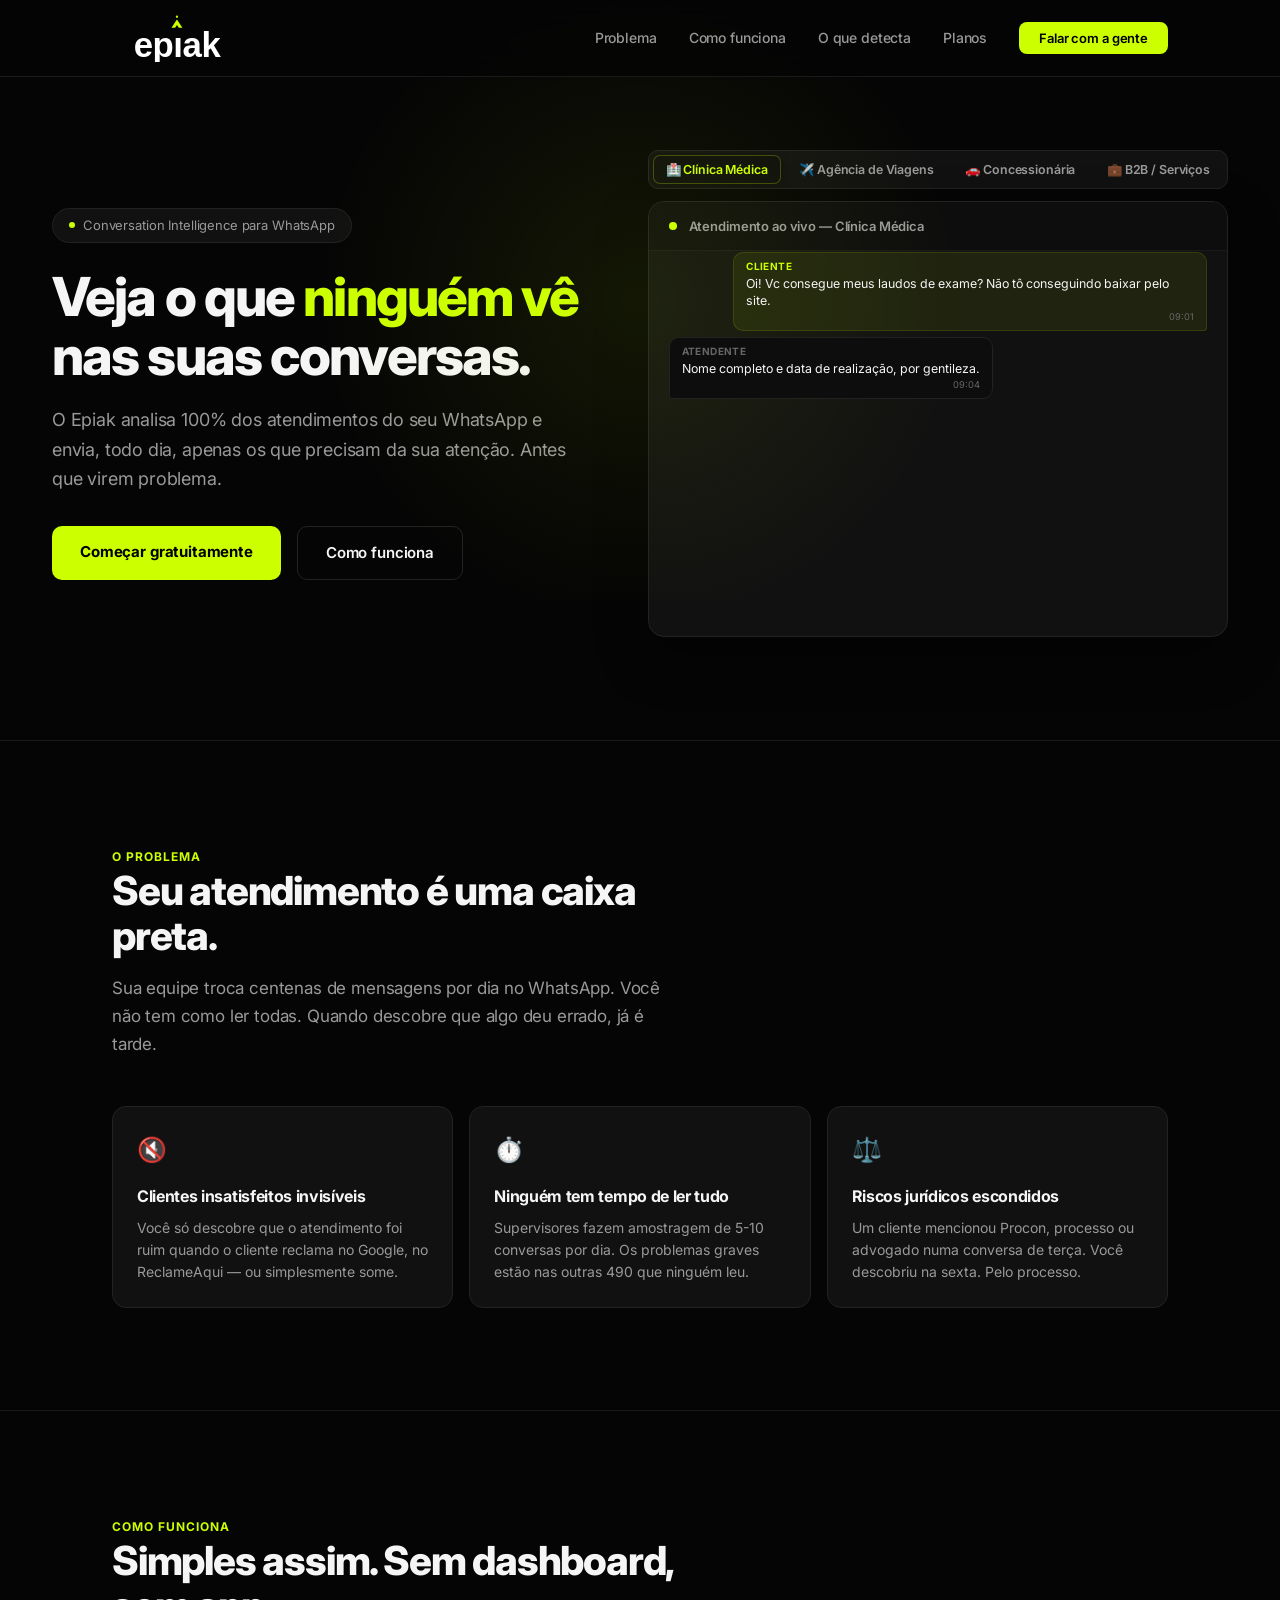
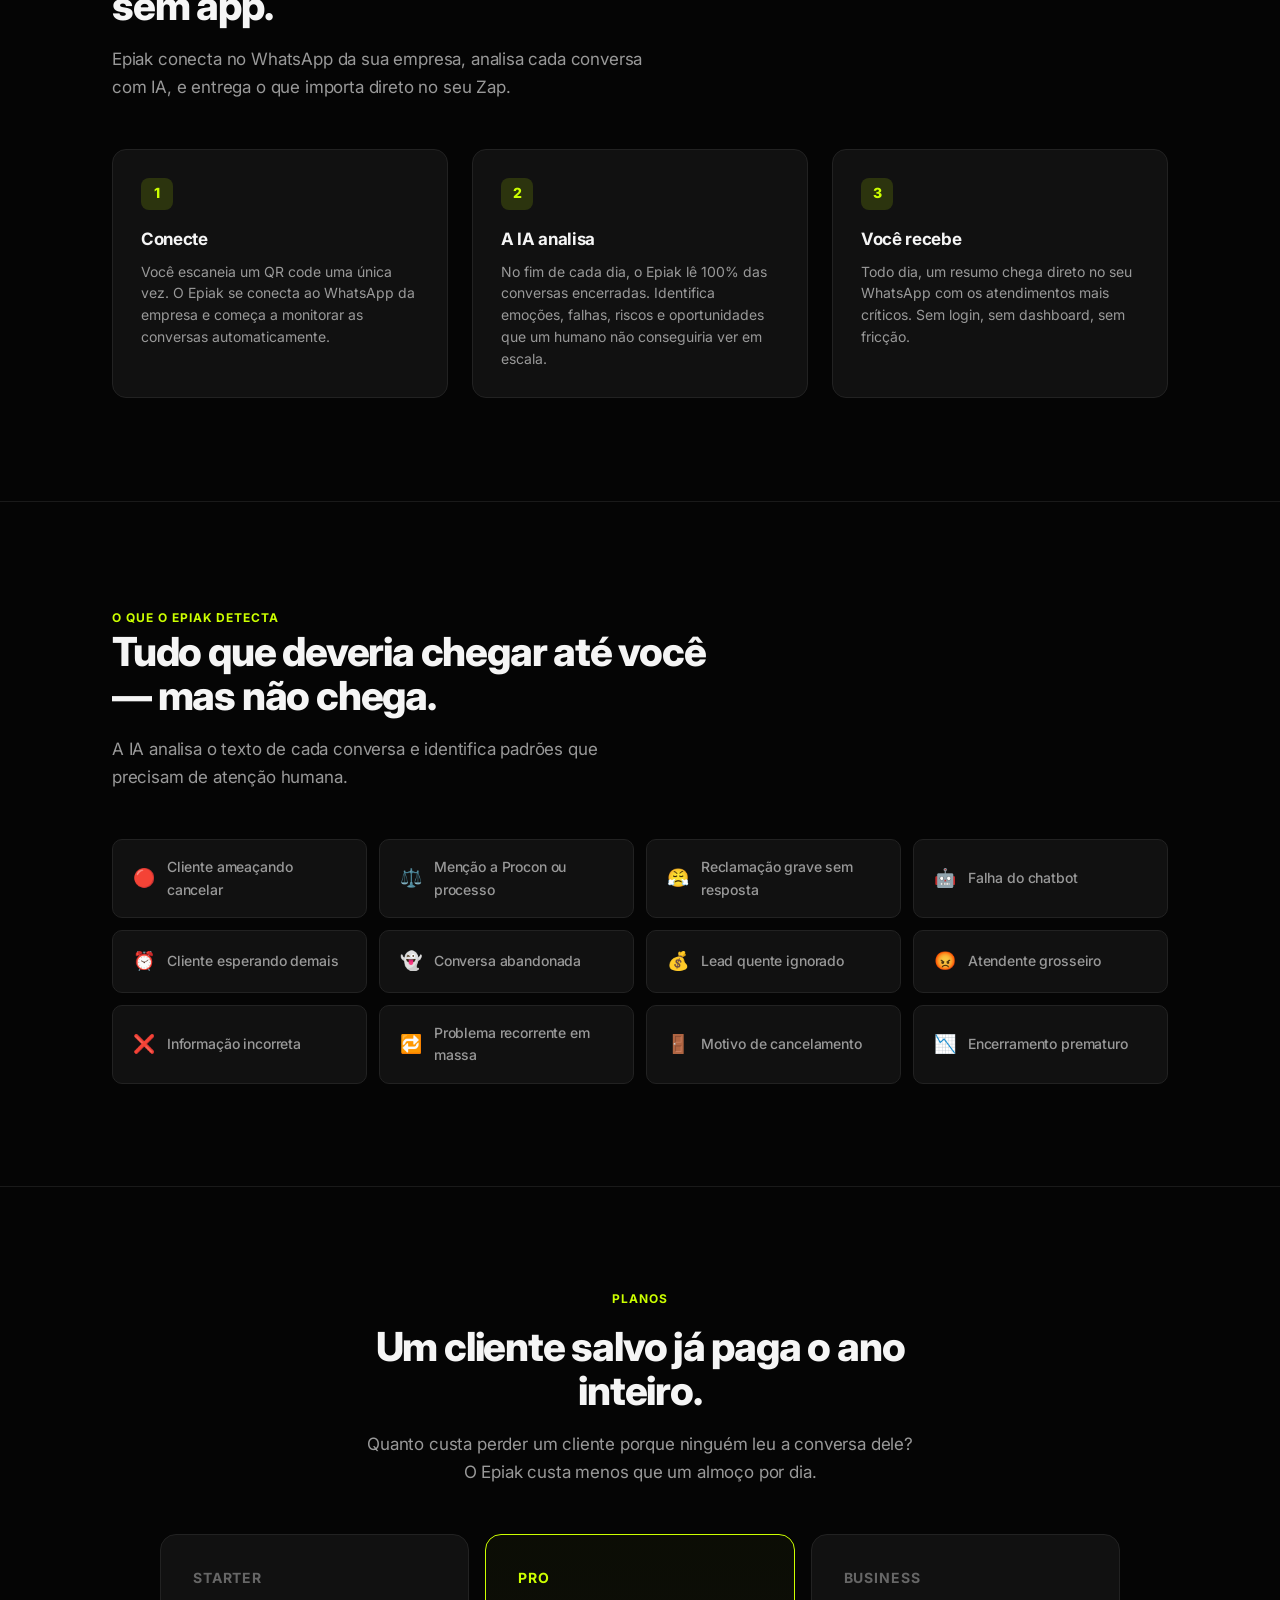
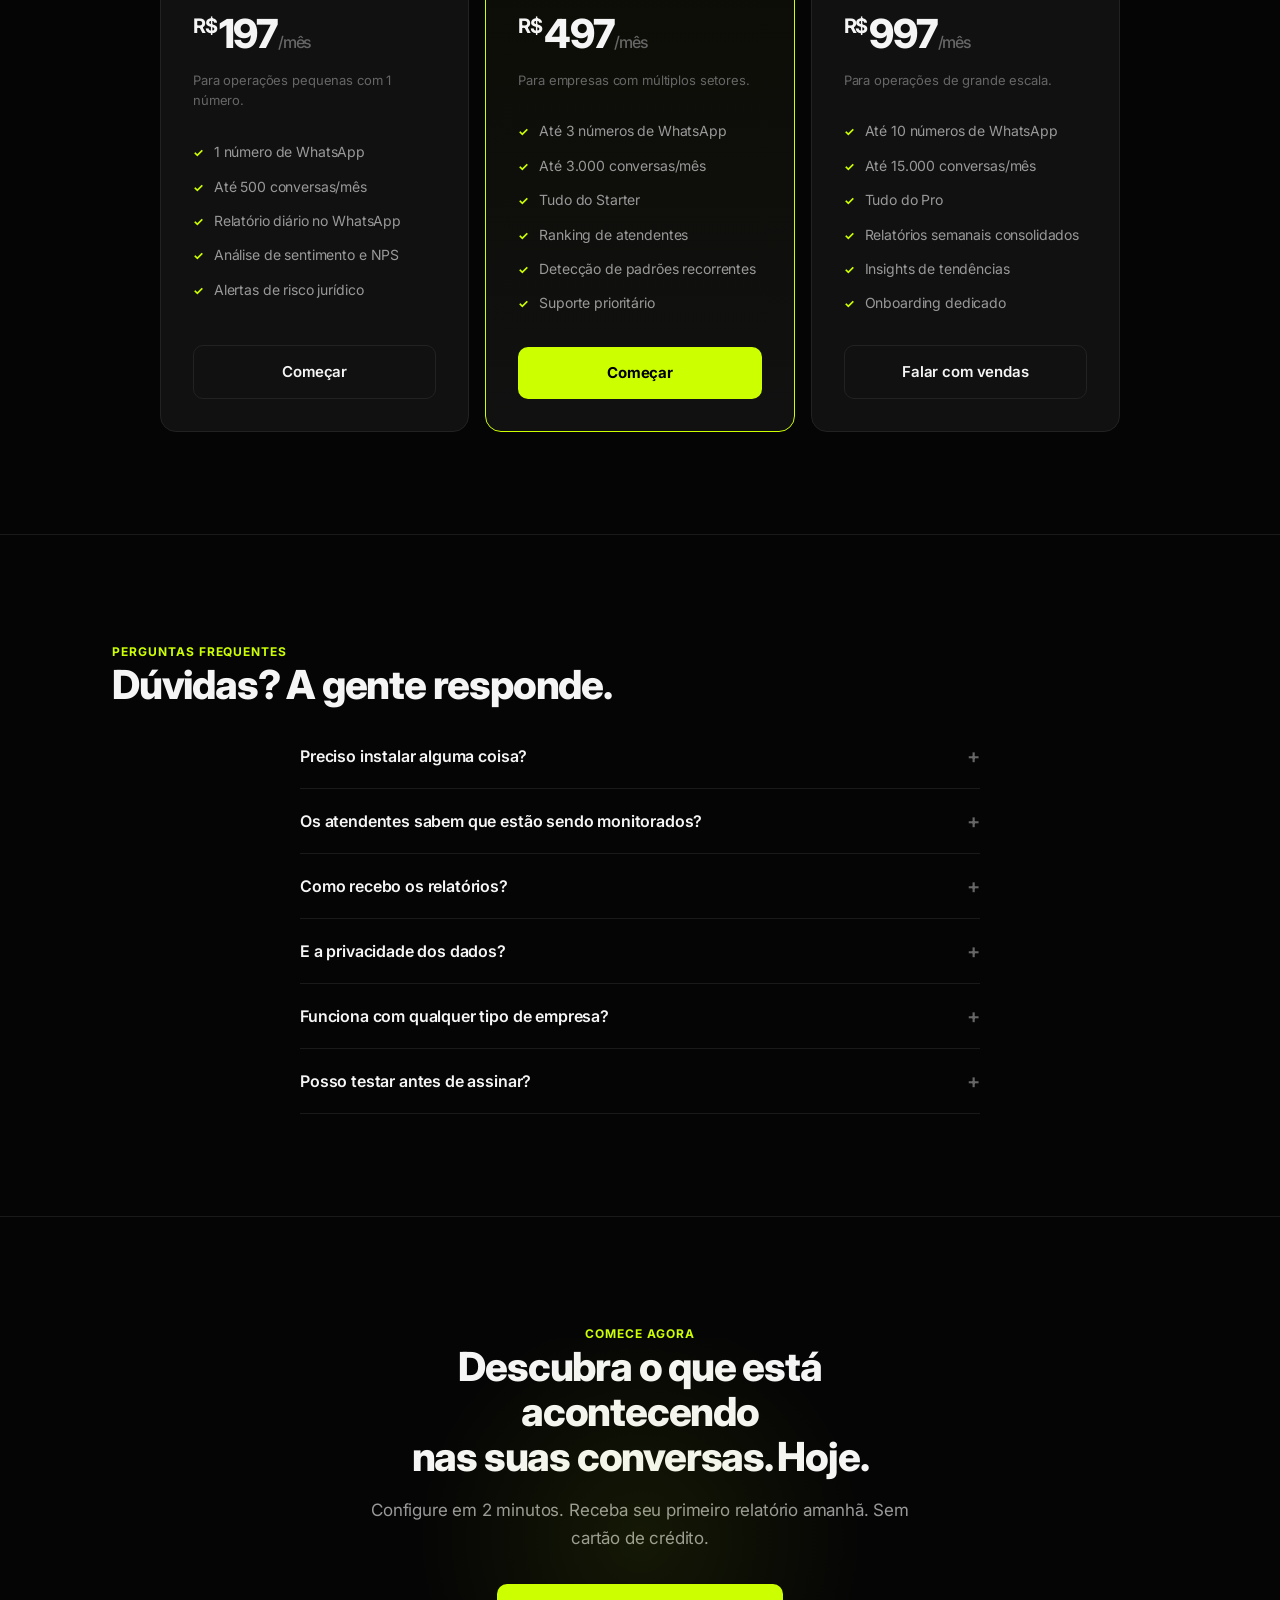
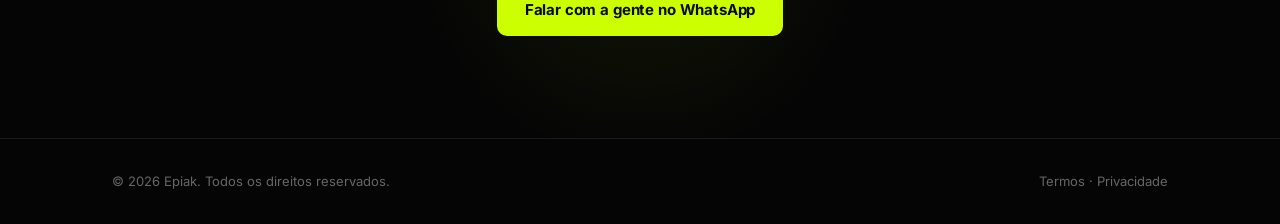
<file: index.html>
<!DOCTYPE html>
<html lang="pt-BR" class="notranslate" translate="no">
<head>
  <meta charset="UTF-8">
  <meta name="viewport" content="width=device-width, initial-scale=1.0, maximum-scale=1.0, user-scalable=no, viewport-fit=cover">
  <meta name="google" content="notranslate">
  <title>Epiak — Conversation Intelligence para WhatsApp</title>
  <meta name="description" content="Veja o que ninguém vê nas conversas da sua empresa. O Epiak analisa 100% dos atendimentos do seu WhatsApp e envia os alertas que importam direto pra você.">

  <!-- Open Graph / WhatsApp Preview -->
  <meta property="og:type" content="website">
  <meta property="og:url" content="https://www.epiak.com.br/">
  <meta property="og:site_name" content="Epiak">
  <meta property="og:title" content="Epiak — Conversation Intelligence para WhatsApp">
  <meta property="og:description" content="Veja o que ninguém vê nas conversas da sua empresa. O Epiak analisa 100% dos atendimentos do seu WhatsApp e envia alertas com o que realmente importa.">
  <meta property="og:image" content="https://www.epiak.com.br/og-image.png">
  <meta property="og:image:secure_url" content="https://www.epiak.com.br/og-image.png">
  <meta property="og:image:type" content="image/png">
  <meta property="og:image:width" content="1200">
  <meta property="og:image:height" content="630">
  <meta property="og:locale" content="pt_BR">

  <!-- Twitter / X -->
  <meta name="twitter:card" content="summary_large_image">
  <meta name="twitter:url" content="https://www.epiak.com.br/">
  <meta name="twitter:title" content="Epiak — Conversation Intelligence para WhatsApp">
  <meta name="twitter:description" content="Veja o que ninguém vê nas conversas da sua empresa. O Epiak analisa 100% dos atendimentos do seu WhatsApp e envia alertas com o que realmente importa.">
  <meta name="twitter:image" content="https://www.epiak.com.br/og-image.png">

  <link rel="canonical" href="https://www.epiak.com.br/">
  <link rel="help" href="/llms.txt" type="text/markdown">
  <meta name="robots" content="index, follow">
  <meta name="theme-color" content="#050505">

  <link rel="preconnect" href="https://fonts.googleapis.com">
  <link rel="preconnect" href="https://fonts.gstatic.com" crossorigin>
  <link href="https://fonts.googleapis.com/css2?family=Inter:wght@400;500;600;700;800;900&display=swap" rel="stylesheet">
  <link rel="stylesheet" href="style.css">
  <link rel="icon" type="image/svg+xml" href="favicon.svg">

  <!-- JSON-LD Structured Data (Google Rich Results) -->
  <script type="application/ld+json">
  {
    "@context": "https://schema.org",
    "@graph": [
      {
        "@type": "WebSite",
        "@id": "https://www.epiak.com.br/#website",
        "url": "https://www.epiak.com.br/",
        "name": "Epiak",
        "description": "Conversation Intelligence para WhatsApp",
        "inLanguage": "pt-BR"
      },
      {
        "@type": "SoftwareApplication",
        "@id": "https://www.epiak.com.br/#software",
        "name": "Epiak",
        "url": "https://www.epiak.com.br/",
        "applicationCategory": "BusinessApplication",
        "operatingSystem": "All",
        "description": "Plataforma de inteligência conversacional para WhatsApp que analisa atendimentos e envia resumos e alertas executivos diários.",
        "offers": {
          "@type": "Offer",
          "price": "0",
          "priceCurrency": "BRL"
        }
      }
    ]
  }
  </script>
</head>
<body>

  <!-- ─── NAV ──────────────────────────────────────── -->
  <nav>
    <div class="container nav-container">
      <a class="nav-logo" href="#">
        <svg xmlns="http://www.w3.org/2000/svg" viewBox="110 30 280 105" width="130" height="48">
          <text x="250" y="125" font-family="'Helvetica Neue', Helvetica, Arial, sans-serif" font-size="76" font-weight="900" fill="#FFFFFF" text-anchor="middle" letter-spacing="-1">
            ep&#305;ak
          </text>
          <path d="M 237.9 60 L 249.9 42 L 261.9 60 L 253.9 60 L 249.9 54 L 245.9 60 Z" fill="#CCFF00"/>
          <circle cx="249.9" cy="36" r="2.5" fill="#CCFF00"/>
        </svg>
      </a>

      <!-- Mobile Hamburger Button -->
      <button class="mobile-menu-btn" id="mobileMenuBtn" aria-label="Abrir Menu">
        <span></span>
        <span></span>
        <span></span>
      </button>

      <ul class="nav-links" id="navLinks">
        <li><a href="#problema" class="nav-link-item">Problema</a></li>
        <li><a href="#como-funciona" class="nav-link-item">Como funciona</a></li>
        <li><a href="#detecta" class="nav-link-item">O que detecta</a></li>
        <li><a href="#planos" class="nav-link-item">Planos</a></li>
        <li><a href="#contato" class="nav-cta nav-link-item">Falar com a gente</a></li>
      </ul>
    </div>
  </nav>

  <!-- ─── HERO ─────────────────────────────────────── -->
  <section class="hero">
    <div class="container hero-container">
      
      <!-- Left Column: Copy & Actions -->
      <div class="hero-content">
        <div class="hero-badge">
          <span class="dot"></span>
          Conversation Intelligence para WhatsApp
        </div>
        <h1>
          Veja o que <span class="accent">ninguém vê</span><br>
          nas suas conversas.
        </h1>
        <p class="hero-sub">
          O Epiak analisa 100% dos atendimentos do seu WhatsApp e envia, todo dia, apenas os que precisam da sua atenção. Antes que virem problema.
        </p>
        <div class="hero-cta-group">
          <a href="#contato" class="btn-primary">Começar gratuitamente</a>
          <a href="#como-funciona" class="btn-secondary">Como funciona</a>
        </div>
      </div>

      <!-- Right Column: Interactive Demo Card -->
      <div class="hero-demo">
        
        <!-- Scenario Switcher Tabs (Clínica & Viagens first) -->
        <div class="scenario-tabs">
          <button class="scenario-tab active" data-index="0">🏥 Clínica Médica</button>
          <button class="scenario-tab" data-index="1">✈️ Agência de Viagens</button>
          <button class="scenario-tab" data-index="2">🚗 Concessionária</button>
          <button class="scenario-tab" data-index="3">💼 B2B / Serviços</button>
        </div>

        <div class="demo-card">
          <div class="demo-header">
            <span class="status-dot"></span>
            <span class="demo-header-text">Atendimento ao vivo — Clínica</span>
          </div>
          <div class="demo-body" id="demoBody">

            <!-- Phase 1: WhatsApp Chat -->
            <div class="chat-phase" id="chatPhase"></div>

            <!-- Phase 2: Epiak Analysis -->
            <div class="analysis-phase" id="analysisPhase"></div>

          </div>
        </div>
      </div>

    </div>
  </section>

  <!-- ─── PROBLEM ──────────────────────────────────── -->
  <section class="problem" id="problema">
    <div class="container">
      <span class="section-label">O problema</span>
      <h2 class="section-title">Seu atendimento é uma caixa preta.</h2>
      <p class="section-desc">
        Sua equipe troca centenas de mensagens por dia no WhatsApp. Você não tem como ler todas. Quando descobre que algo deu errado, já é tarde.
      </p>
      <div class="problem-grid">
        <div class="problem-card">
          <div class="icon">🔇</div>
          <h3>Clientes insatisfeitos invisíveis</h3>
          <p>Você só descobre que o atendimento foi ruim quando o cliente reclama no Google, no ReclameAqui — ou simplesmente some.</p>
        </div>
        <div class="problem-card">
          <div class="icon">⏱️</div>
          <h3>Ninguém tem tempo de ler tudo</h3>
          <p>Supervisores fazem amostragem de 5-10 conversas por dia. Os problemas graves estão nas outras 490 que ninguém leu.</p>
        </div>
        <div class="problem-card">
          <div class="icon">⚖️</div>
          <h3>Riscos jurídicos escondidos</h3>
          <p>Um cliente mencionou Procon, processo ou advogado numa conversa de terça. Você descobriu na sexta. Pelo processo.</p>
        </div>
      </div>
    </div>
  </section>

  <!-- ─── HOW IT WORKS ─────────────────────────────── -->
  <section class="how" id="como-funciona">
    <div class="container">
      <span class="section-label">Como funciona</span>
      <h2 class="section-title">Simples assim. Sem dashboard, sem app.</h2>
      <p class="section-desc">
        Epiak conecta no WhatsApp da sua empresa, analisa cada conversa com IA, e entrega o que importa direto no seu Zap.
      </p>
      <div class="steps">
        <div class="step">
          <h3>Conecte</h3>
          <p>Você escaneia um QR code uma única vez. O Epiak se conecta ao WhatsApp da empresa e começa a monitorar as conversas automaticamente.</p>
        </div>
        <div class="step">
          <h3>A IA analisa</h3>
          <p>No fim de cada dia, o Epiak lê 100% das conversas encerradas. Identifica emoções, falhas, riscos e oportunidades que um humano não conseguiria ver em escala.</p>
        </div>
        <div class="step">
          <h3>Você recebe</h3>
          <p>Todo dia, um resumo chega direto no seu WhatsApp com os atendimentos mais críticos. Sem login, sem dashboard, sem fricção.</p>
        </div>
      </div>
    </div>
  </section>

  <!-- ─── DETECTIONS ───────────────────────────────── -->
  <section class="detections" id="detecta">
    <div class="container">
      <span class="section-label">O que o Epiak detecta</span>
      <h2 class="section-title">Tudo que deveria chegar até você — mas não chega.</h2>
      <p class="section-desc">
        A IA analisa o texto de cada conversa e identifica padrões que precisam de atenção humana.
      </p>
      <div class="detect-grid">
        <div class="detect-item">
          <span class="emoji">🔴</span>
          Cliente ameaçando cancelar
        </div>
        <div class="detect-item">
          <span class="emoji">⚖️</span>
          Menção a Procon ou processo
        </div>
        <div class="detect-item">
          <span class="emoji">😤</span>
          Reclamação grave sem resposta
        </div>
        <div class="detect-item">
          <span class="emoji">🤖</span>
          Falha do chatbot
        </div>
        <div class="detect-item">
          <span class="emoji">⏰</span>
          Cliente esperando demais
        </div>
        <div class="detect-item">
          <span class="emoji">👻</span>
          Conversa abandonada
        </div>
        <div class="detect-item">
          <span class="emoji">💰</span>
          Lead quente ignorado
        </div>
        <div class="detect-item">
          <span class="emoji">😡</span>
          Atendente grosseiro
        </div>
        <div class="detect-item">
          <span class="emoji">❌</span>
          Informação incorreta
        </div>
        <div class="detect-item">
          <span class="emoji">🔁</span>
          Problema recorrente em massa
        </div>
        <div class="detect-item">
          <span class="emoji">🚪</span>
          Motivo de cancelamento
        </div>
        <div class="detect-item">
          <span class="emoji">📉</span>
          Encerramento prematuro
        </div>
      </div>
    </div>
  </section>

  <!-- ─── PRICING ──────────────────────────────────── -->
  <section class="pricing" id="planos">
    <div class="container">
      <span class="section-label" style="text-align:center;display:block;">Planos</span>
      <h2 class="section-title">Um cliente salvo já paga o ano inteiro.</h2>
      <p class="section-desc">
        Quanto custa perder um cliente porque ninguém leu a conversa dele? O Epiak custa menos que um almoço por dia.
      </p>
      <div class="pricing-grid">

        <div class="price-card">
          <span class="plan-name">Starter</span>
          <div class="price">
            <span class="currency">R$</span>197<span class="period">/mês</span>
          </div>
          <p class="price-desc">Para operações pequenas com 1 número.</p>
          <ul>
            <li>1 número de WhatsApp</li>
            <li>Até 500 conversas/mês</li>
            <li>Relatório diário no WhatsApp</li>
            <li>Análise de sentimento e NPS</li>
            <li>Alertas de risco jurídico</li>
          </ul>
          <a href="#contato" class="btn-secondary">Começar</a>
        </div>

        <div class="price-card featured">
          <span class="plan-name">Pro</span>
          <div class="price">
            <span class="currency">R$</span>497<span class="period">/mês</span>
          </div>
          <p class="price-desc">Para empresas com múltiplos setores.</p>
          <ul>
            <li>Até 3 números de WhatsApp</li>
            <li>Até 3.000 conversas/mês</li>
            <li>Tudo do Starter</li>
            <li>Ranking de atendentes</li>
            <li>Detecção de padrões recorrentes</li>
            <li>Suporte prioritário</li>
          </ul>
          <a href="#contato" class="btn-primary">Começar</a>
        </div>

        <div class="price-card">
          <span class="plan-name">Business</span>
          <div class="price">
            <span class="currency">R$</span>997<span class="period">/mês</span>
          </div>
          <p class="price-desc">Para operações de grande escala.</p>
          <ul>
            <li>Até 10 números de WhatsApp</li>
            <li>Até 15.000 conversas/mês</li>
            <li>Tudo do Pro</li>
            <li>Relatórios semanais consolidados</li>
            <li>Insights de tendências</li>
            <li>Onboarding dedicado</li>
          </ul>
          <a href="#contato" class="btn-secondary">Falar com vendas</a>
        </div>

      </div>
    </div>
  </section>

  <!-- ─── FAQ ──────────────────────────────────────── -->
  <section class="faq" id="faq">
    <div class="container">
      <span class="section-label">Perguntas frequentes</span>
      <h2 class="section-title">Dúvidas? A gente responde.</h2>
      <div class="faq-list">

        <div class="faq-item">
          <button class="faq-question">
            Preciso instalar alguma coisa?
            <span class="chevron">+</span>
          </button>
          <div class="faq-answer">
            <p>Não. Você só escaneia um QR code uma vez (como faz pra abrir o WhatsApp Web) e pronto. Sem app, sem software, sem instalação.</p>
          </div>
        </div>

        <div class="faq-item">
          <button class="faq-question">
            Os atendentes sabem que estão sendo monitorados?
            <span class="chevron">+</span>
          </button>
          <div class="faq-answer">
            <p>Isso fica a seu critério. O Epiak opera de forma invisível — não aparece nas conversas nem interfere no fluxo de atendimento. Muitas empresas optam por informar a equipe como parte da cultura de qualidade.</p>
          </div>
        </div>

        <div class="faq-item">
          <button class="faq-question">
            Como recebo os relatórios?
            <span class="chevron">+</span>
          </button>
          <div class="faq-answer">
            <p>Direto no seu WhatsApp pessoal, todo dia no horário que você preferir. Sem precisar de login em nenhuma plataforma. Você lê em 2 minutos.</p>
          </div>
        </div>

        <div class="faq-item">
          <button class="faq-question">
            E a privacidade dos dados?
            <span class="chevron">+</span>
          </button>
          <div class="faq-answer">
            <p>As conversas são processadas de forma automatizada pela IA e não são armazenadas após a análise. O Epiak segue as diretrizes da LGPD e os dados nunca são compartilhados com terceiros.</p>
          </div>
        </div>

        <div class="faq-item">
          <button class="faq-question">
            Funciona com qualquer tipo de empresa?
            <span class="chevron">+</span>
          </button>
          <div class="faq-answer">
            <p>Sim. Clínicas, concessionárias, e-commerces, escritórios, escolas — qualquer negócio que atende clientes pelo WhatsApp se beneficia. A IA se adapta ao contexto de cada conversa automaticamente.</p>
          </div>
        </div>

        <div class="faq-item">
          <button class="faq-question">
            Posso testar antes de assinar?
            <span class="chevron">+</span>
          </button>
          <div class="faq-answer">
            <p>Sim. Oferecemos 7 dias gratuitos pra você ver o Epiak funcionando na prática com as conversas reais da sua empresa. Sem compromisso.</p>
          </div>
        </div>

      </div>
    </div>
  </section>

  <!-- ─── CTA FINAL ────────────────────────────────── -->
  <section class="final-cta" id="contato">
    <div class="container">
      <span class="section-label">Comece agora</span>
      <h2 class="section-title">
        Descubra o que está acontecendo<br>nas suas conversas. Hoje.
      </h2>
      <p class="section-desc">
        Configure em 2 minutos. Receba seu primeiro relatório amanhã. Sem cartão de crédito.
      </p>
      <a href="https://wa.me/5592000000000?text=Quero%20testar%20o%20Epiak" class="btn-primary" target="_blank">
        Falar com a gente no WhatsApp
      </a>
    </div>
  </section>

  <!-- ─── FOOTER ───────────────────────────────────── -->
  <footer>
    <div class="container">
      <p>© 2026 Epiak. Todos os direitos reservados.</p>
      <p><a href="#">Termos</a> · <a href="#">Privacidade</a></p>
    </div>
  </footer>

  <!-- ─── FAQ Toggle & Multi-Scenario Interactive Engine ─── -->
  <script>
    document.querySelectorAll('.faq-question').forEach(btn => {
      btn.addEventListener('click', () => {
        const item = btn.parentElement;
        const wasOpen = item.classList.contains('open');
        document.querySelectorAll('.faq-item.open').forEach(i => i.classList.remove('open'));
        if (!wasOpen) item.classList.add('open');
      });
    });

    // ─── Interactive Multi-Scenario Engine ───
    const SCENARIOS = [
      {
        id: 'clinica',
        name: 'Clínica Médica',
        headerLive: 'Atendimento ao vivo — Clínica Médica',
        headerReport: 'Relatório Diário — Epiak Intelligence',
        messages: [
          { type: 'customer', name: 'Cliente', time: '09:01', text: 'Oi! Vc consegue meus laudos de exame? Não tô conseguindo baixar pelo site.' },
          { type: 'agent', name: 'Atendente', time: '09:04', text: 'Nome completo e data de realização, por gentileza.' },
          { type: 'customer', name: 'Cliente', time: '09:05', text: 'João da Silva. Queria o histórico completo se possível 🙏' },
          { type: 'agent', name: 'Atendente', time: '09:29', text: '📄 laudo_2024.pdf — Disponha, tenha um bom dia! 👋' },
          { type: 'customer', name: 'Cliente', time: '09:30', text: 'Obrigado! Mas vc só achou esse? Queria os outros...' },
          { type: 'system', name: 'Bot', time: '', text: '🤖 Atendimento encerrado. "Desculpe, digite um número de 1 a 5 para avaliar."' }
        ],
        analysis: {
          tag: '🔴 Risco Alto',
          journey: 'Neutro → Frustrado',
          alerts: [
            { sev: 'high', label: 'Alto', title: 'Problema não resolvido.', desc: 'Cliente pediu histórico completo; atendente enviou 1 arquivo e encerrou.' },
            { sev: 'medium', label: 'Médio', title: 'Bloqueio no chatbot.', desc: 'Pesquisa de satisfação travou o cliente e impediu reabertura do suporte.' }
          ],
          scores: [
            { label: 'Empatia', val: '2', cls: 'bad' },
            { label: 'Clareza', val: '5', cls: 'ok' },
            { label: 'Resolução', val: '1', cls: 'bad' },
            { label: 'NPS', val: '1', cls: 'bad' }
          ]
        }
      },
      {
        id: 'viagens',
        name: 'Agência de Viagens',
        headerLive: 'Atendimento ao vivo — Agência de Viagens',
        headerReport: 'Relatório Diário — Epiak Intelligence',
        messages: [
          { type: 'customer', name: 'Cliente', time: '14:10', text: 'Boa tarde! Nosso voo da viagem foi cancelado, estamos no aeroporto!' },
          { type: 'agent', name: 'Atendente', time: '14:15', text: 'Olá! Sentimos muito. Você comprou o seguro viagem junto com o pacote?' },
          { type: 'customer', name: 'Cliente', time: '14:16', text: 'Sim, pacote completo! Precisamos realocar no próximo voo e avisar o hotel 🙏' },
          { type: 'agent', name: 'Atendente', time: '14:28', text: 'Abri chamado para o setor de reservas. Prazo de resposta: até 48 horas úteis.' },
          { type: 'customer', name: 'Cliente', time: '14:29', text: '48h?! Nosso voo sai em 2h, vamos perder o transfer e a diária toda!' },
          { type: 'system', name: 'Sistema', time: '', text: '⚠️ Atendimento colocado na fila geral sem priorização de urgência aeroportuária' }
        ],
        analysis: {
          tag: '🔴 Risco Crítico / Procon',
          journey: 'Desesperado → Revoltado',
          alerts: [
            { sev: 'high', label: 'Alto', title: 'Emergência crítica tratada como fila.', desc: 'Cliente no aeroporto recebeu SLA padrão de 48h para emergência de 2 horas.' },
            { sev: 'medium', label: 'Médio', title: 'Risco de processo e dano moral.', desc: 'Perda de diárias e transfers de alto valor por inação do suporte.' }
          ],
          scores: [
            { label: 'Empatia', val: '1', cls: 'bad' },
            { label: 'Clareza', val: '3', cls: 'bad' },
            { label: 'Resolução', val: '0', cls: 'bad' },
            { label: 'NPS', val: '0', cls: 'bad' }
          ]
        }
      },
      {
        id: 'auto',
        name: 'Concessionária',
        headerLive: 'Atendimento ao vivo — Concessionária',
        headerReport: 'Relatório Diário — Epiak Intelligence',
        messages: [
          { type: 'customer', name: 'Cliente', time: '15:46', text: 'Boa tarde! Como ficou a revisão do meu carro? Qual a previsão de entrega?' },
          { type: 'agent', name: 'Consultor', time: '17:25', text: 'Boa tarde senhor, entrega amanhã às 11:00 h.' },
          { type: 'customer', name: 'Cliente', time: '17:29', text: 'Posso buscar às 17h? De manhã fica complicado pra mim.' },
          { type: 'agent', name: 'Consultor', time: '17:30', text: 'Perfeito, até às 17:00.' },
          { type: 'customer', name: 'Cliente', time: '17:15', text: 'Cheguei aqui na loja e falaram que o carro nem mexeram ainda...' },
          { type: 'system', name: 'Sistema', time: '', text: '⚠️ Mensagem crítica sem resposta do consultor há 2h40' }
        ],
        analysis: {
          tag: '🔴 Risco Crítico',
          journey: 'Confiante → Indignado',
          alerts: [
            { sev: 'high', label: 'Alto', title: 'Promessa de prazo descumprida.', desc: 'Cliente foi retirar o veículo no horário acordado e o serviço não foi realizado.' },
            { sev: 'medium', label: 'Médio', title: 'Falha grave de alinhamento.', desc: 'Consultor confirmou horário sem checar oficina; cliente ignorado no pós-fato.' }
          ],
          scores: [
            { label: 'Empatia', val: '2', cls: 'bad' },
            { label: 'Clareza', val: '3', cls: 'bad' },
            { label: 'Resolução', val: '0', cls: 'bad' },
            { label: 'NPS', val: '0', cls: 'bad' }
          ]
        }
      },
      {
        id: 'b2b',
        name: 'B2B / Serviços',
        headerLive: 'Atendimento ao vivo — B2B / Serviços',
        headerReport: 'Relatório Diário — Epiak Intelligence',
        messages: [
          { type: 'customer', name: 'Cliente', time: '10:44', text: 'Oi! Preciso emitir uma NFS-e urgente pra faturar hoje.' },
          { type: 'agent', name: 'Bot', time: '10:45', text: '🤖 Selecione: 1-Impostos, 2-Primeiro Pagamento, 3-Nota Fiscal' },
          { type: 'customer', name: 'Cliente', time: '10:47', text: '3' },
          { type: 'agent', name: 'Atendente', time: '10:48', text: 'Olá! A emissão de notas é feita direto no portal da prefeitura.' },
          { type: 'customer', name: 'Cliente', time: '10:49', text: 'Mas vocês sempre geravam por aqui, mudou o processo?' },
          { type: 'system', name: 'Sistema', time: '', text: '⚠️ Atendimento encerrado. "Dúvidas envie e-mail para suporte@..."' }
        ],
        analysis: {
          tag: '🟡 Risco Moderado',
          journey: 'Ansioso → Desamparado',
          alerts: [
            { sev: 'high', label: 'Alto', title: 'Encerramento abrupto de chamado.', desc: 'Atendente finalizou o chat sem tirar a dúvida do cliente em situação urgente.' },
            { sev: 'medium', label: 'Médio', title: 'Risco de insatisfação / Churn.', desc: 'Cliente B2B pagante teve experiência impessoal e sem direcionamento claro.' }
          ],
          scores: [
            { label: 'Empatia', val: '2', cls: 'bad' },
            { label: 'Clareza', val: '4', cls: 'ok' },
            { label: 'Resolução', val: '2', cls: 'bad' },
            { label: 'NPS', val: '2', cls: 'bad' }
          ]
        }
      }
    ];

    let currentScenarioIdx = 0;
    let animationSessionId = 0;

    const chatPhase = document.getElementById('chatPhase');
    const analysisPhase = document.getElementById('analysisPhase');
    const headerText = document.querySelector('.demo-header-text');
    const tabBtns = document.querySelectorAll('.scenario-tab');

    function renderScenario(scenario) {
      // Build Chat HTML
      chatPhase.innerHTML = scenario.messages.map(m => {
        if (m.type === 'system') {
          return `
            <div class="chat-msg system">
              <div class="chat-bubble system-bubble">${m.text}</div>
            </div>`;
        }
        return `
          <div class="chat-msg ${m.type}">
            <div class="chat-bubble ${m.type}-bubble">
              <span class="chat-name">${m.name}</span>
              ${m.text}
              <span class="chat-time">${m.time}</span>
            </div>
          </div>`;
      }).join('');

      // Build Analysis HTML
      const a = scenario.analysis;
      const alertsHtml = a.alerts.map(alt => `
        <div class="demo-alert ${alt.sev} analysis-item">
          <span class="severity">${alt.label}</span>
          <div class="desc">
            <strong>${alt.title}</strong> ${alt.desc}
          </div>
        </div>
      `).join('');

      const scoresHtml = a.scores.map(s => `
        <div class="demo-score">
          <div class="label">${s.label}</div>
          <div class="value ${s.cls}">${s.val}</div>
        </div>
      `).join('');

      analysisPhase.innerHTML = `
        <div class="analysis-meta analysis-item">
          <span class="analysis-tag">${a.tag}</span>
          <span class="analysis-journey">Jornada: <strong>${a.journey}</strong></span>
        </div>
        ${alertsHtml}
        <div class="demo-scores analysis-item">
          ${scoresHtml}
        </div>
      `;
    }

    async function runScenarioLoop(sessionId) {
      while (sessionId === animationSessionId) {
        const scenario = SCENARIOS[currentScenarioIdx];
        renderScenario(scenario);

        // Update tabs UI
        tabBtns.forEach((b, i) => {
          b.classList.toggle('active', i === currentScenarioIdx);
        });

        // Reset elements state
        analysisPhase.classList.remove('active');
        chatPhase.style.display = 'flex';
        chatPhase.classList.remove('fading');

        const chatMsgs = chatPhase.querySelectorAll('.chat-msg');
        const analysisItems = analysisPhase.querySelectorAll('.analysis-item');

        chatMsgs.forEach(m => m.classList.remove('visible'));
        analysisItems.forEach(ai => ai.classList.remove('visible'));

        if (headerText) headerText.textContent = scenario.headerLive;

        // Phase 1: Animate chat messages
        for (let i = 0; i < chatMsgs.length; i++) {
          if (sessionId !== animationSessionId) return;
          await new Promise(r => setTimeout(r, i === 0 ? 350 : 1100));
          if (sessionId !== animationSessionId) return;
          chatMsgs[i].classList.add('visible');
        }

        // Pause to read
        if (sessionId !== animationSessionId) return;
        await new Promise(r => setTimeout(r, 3400));

        // Transition: Fade out chat
        if (sessionId !== animationSessionId) return;
        chatPhase.classList.add('fading');
        await new Promise(r => setTimeout(r, 350));
        if (sessionId !== animationSessionId) return;
        chatPhase.style.display = 'none';

        // Phase 2: Show Analysis
        if (headerText) headerText.textContent = scenario.headerReport;
        analysisPhase.classList.add('active');

        for (let i = 0; i < analysisItems.length; i++) {
          if (sessionId !== animationSessionId) return;
          await new Promise(r => setTimeout(r, 280));
          if (sessionId !== animationSessionId) return;
          analysisItems[i].classList.add('visible');
        }

        // Hold analysis view
        if (sessionId !== animationSessionId) return;
        await new Promise(r => setTimeout(r, 7000));

        // Advance to next scenario
        currentScenarioIdx = (currentScenarioIdx + 1) % SCENARIOS.length;
      }
    }

    function switchScenario(idx) {
      currentScenarioIdx = idx;
      animationSessionId++;
      runScenarioLoop(animationSessionId);
    }

    tabBtns.forEach(btn => {
      btn.addEventListener('click', () => {
        const idx = parseInt(btn.getAttribute('data-index'), 10);
        switchScenario(idx);
      });
    });

    // ─── Mobile Menu Toggle ───
    const mobileBtn = document.getElementById('mobileMenuBtn');
    const navLinks = document.getElementById('navLinks');

    if (mobileBtn && navLinks) {
      mobileBtn.addEventListener('click', () => {
        mobileBtn.classList.toggle('open');
        navLinks.classList.toggle('open');
        document.body.classList.toggle('menu-open');
      });

      document.querySelectorAll('.nav-link-item').forEach(link => {
        link.addEventListener('click', () => {
          mobileBtn.classList.remove('open');
          navLinks.classList.remove('open');
          document.body.classList.remove('menu-open');
        });
      });
    }

    window.addEventListener('DOMContentLoaded', () => {
      runScenarioLoop(animationSessionId);
    });
  </script>

</body>
</html>
</file>
<file: style.css>
:root {
  /* Colors */
  --bg-primary: #050505;
  --bg-secondary: #0D0D0D;
  --bg-card: #111111;
  --bg-card-hover: #161616;
  --border-subtle: #1a1a1a;
  --border-card: #222222;

  --text-primary: #F5F5F5;
  --text-secondary: #999999;
  --text-tertiary: #666666;

  --accent: #CCFF00;
  --accent-dim: rgba(204, 255, 0, 0.15);
  --accent-glow: rgba(204, 255, 0, 0.08);

  --red: #FF4444;
  --orange: #FF9500;
  --green: #34C759;

  /* Typography */
  --font-heading: 'Inter', -apple-system, BlinkMacSystemFont, sans-serif;
  --font-body: 'Inter', -apple-system, BlinkMacSystemFont, sans-serif;

  /* Spacing */
  --section-padding: clamp(4rem, 8vw, 8rem);
  --container-width: 1120px;
}

* {
  margin: 0;
  padding: 0;
  box-sizing: border-box;
}

html {
  scroll-behavior: smooth;
  font-size: 16px;
}

body {
  font-family: var(--font-body);
  background-color: var(--bg-primary);
  color: var(--text-primary);
  line-height: 1.6;
  -webkit-font-smoothing: antialiased;
  -moz-osx-font-smoothing: grayscale;
  overflow-x: hidden;
}

.container {
  max-width: var(--container-width);
  margin: 0 auto;
  padding: 0 clamp(1.25rem, 4vw, 2rem);
}

/* ─── NAV ──────────────────────────────────────────── */

nav {
  position: fixed;
  top: 0;
  left: 0;
  right: 0;
  z-index: 100;
  padding: 0.875rem 0;
  background: rgba(5, 5, 5, 0.85);
  backdrop-filter: blur(20px);
  -webkit-backdrop-filter: blur(20px);
  border-bottom: 1px solid var(--border-subtle);
  width: 100%;
}

.nav-container {
  display: flex;
  justify-content: space-between;
  align-items: center;
  width: 100%;
}

.nav-logo svg {
  display: block;
}

.mobile-menu-btn {
  display: none;
  background: transparent;
  border: none;
  cursor: pointer;
  width: 28px;
  height: 20px;
  position: relative;
  flex-direction: column;
  justify-content: space-between;
  padding: 0;
  z-index: 120;
}

.mobile-menu-btn span {
  display: block;
  height: 2px;
  width: 100%;
  background: var(--text-primary);
  border-radius: 2px;
  transition: all 0.3s ease;
}

.mobile-menu-btn.open span:nth-child(1) {
  transform: translateY(9px) rotate(45deg);
  background: var(--accent);
}
.mobile-menu-btn.open span:nth-child(2) {
  opacity: 0;
}
.mobile-menu-btn.open span:nth-child(3) {
  transform: translateY(-9px) rotate(-45deg);
  background: var(--accent);
}

.nav-links {
  display: flex;
  align-items: center;
  gap: 2rem;
  list-style: none;
}

.nav-links a {
  color: var(--text-secondary);
  text-decoration: none;
  font-size: 0.875rem;
  font-weight: 500;
  transition: color 0.2s;
  letter-spacing: -0.01em;
}

.nav-links a:hover {
  color: var(--text-primary);
}

.nav-cta {
  background: var(--accent);
  color: #000 !important;
  padding: 0.5rem 1.25rem;
  border-radius: 8px;
  font-weight: 600 !important;
  font-size: 0.8125rem !important;
  transition: opacity 0.2s, transform 0.2s;
}

.nav-cta:hover {
  opacity: 0.9;
  transform: translateY(-1px);
}

/* ─── HERO ─────────────────────────────────────────── */

.hero {
  padding-top: calc(var(--section-padding) + 3rem);
  padding-bottom: var(--section-padding);
  position: relative;
  overflow: hidden;
  width: 100%;
}

.hero::before {
  content: '';
  position: absolute;
  top: 0;
  left: 50%;
  transform: translateX(-50%);
  width: 700px;
  max-width: 100vw;
  height: 600px;
  background: radial-gradient(circle, var(--accent-glow) 0%, transparent 70%);
  pointer-events: none;
}

.hero-container {
  max-width: 1240px;
  display: grid;
  grid-template-columns: 1.05fr 0.95fr;
  gap: 3.5rem;
  align-items: center;
}

.hero-content {
  text-align: left;
}

.hero-badge {
  display: inline-flex;
  align-items: center;
  gap: 0.5rem;
  padding: 0.375rem 1rem;
  border-radius: 100px;
  border: 1px solid var(--border-card);
  background: var(--bg-card);
  font-size: 0.8125rem;
  color: var(--text-secondary);
  margin-bottom: 1.5rem;
  letter-spacing: -0.01em;
}

.hero-badge .dot {
  width: 6px;
  height: 6px;
  border-radius: 50%;
  background: var(--accent);
}

.hero h1 {
  font-family: var(--font-heading);
  font-size: clamp(2.25rem, 4.2vw, 3.4rem);
  font-weight: 800;
  line-height: 1.1;
  letter-spacing: -0.035em;
  margin-bottom: 1.25rem;
}

.hero h1 .accent {
  color: var(--accent);
}

.hero-sub {
  font-size: clamp(0.9375rem, 1.5vw, 1.125rem);
  color: var(--text-secondary);
  line-height: 1.65;
  margin-bottom: 2rem;
  letter-spacing: -0.01em;
}

.hero-cta-group {
  display: flex;
  gap: 1rem;
  justify-content: flex-start;
  flex-wrap: wrap;
}

.btn-primary {
  background: var(--accent);
  color: #000;
  padding: 0.875rem 1.75rem;
  border-radius: 10px;
  font-weight: 700;
  font-size: 0.9375rem;
  text-decoration: none;
  transition: opacity 0.2s, transform 0.15s;
  letter-spacing: -0.01em;
  border: none;
  cursor: pointer;
  display: inline-block;
}

.btn-primary:hover {
  opacity: 0.9;
  transform: translateY(-1px);
}

.btn-secondary {
  background: transparent;
  color: var(--text-primary);
  padding: 0.875rem 1.75rem;
  border-radius: 10px;
  font-weight: 600;
  font-size: 0.9375rem;
  text-decoration: none;
  border: 1px solid var(--border-card);
  transition: border-color 0.2s, background 0.2s;
  letter-spacing: -0.01em;
  display: inline-block;
}

.btn-secondary:hover {
  border-color: var(--text-tertiary);
  background: var(--bg-card);
}

/* ─── DEMO CARD & SCENARIO SWITCHER ──────────────── */

.hero-demo {
  width: 100%;
}

.scenario-tabs {
  display: flex;
  gap: 0.35rem;
  margin-bottom: 0.75rem;
  background: var(--bg-card);
  padding: 0.25rem;
  border-radius: 10px;
  border: 1px solid var(--border-card);
  max-width: 100%;
  overflow-x: auto;
  white-space: nowrap;
  scrollbar-width: none;
  -ms-overflow-style: none;
}

.scenario-tabs::-webkit-scrollbar {
  display: none;
}

.scenario-tab {
  background: transparent;
  border: 1px solid transparent;
  color: var(--text-secondary);
  font-family: var(--font-body);
  font-size: 0.775rem;
  font-weight: 600;
  padding: 0.35rem 0.75rem;
  border-radius: 7px;
  cursor: pointer;
  transition: all 0.2s ease;
  letter-spacing: -0.01em;
  flex-shrink: 0;
  white-space: nowrap;
}

.scenario-tab:hover {
  color: var(--text-primary);
  background: rgba(255, 255, 255, 0.04);
}

.scenario-tab.active {
  background: var(--bg-secondary);
  color: var(--accent);
  border-color: rgba(204, 255, 0, 0.25);
  box-shadow: 0 2px 8px rgba(0, 0, 0, 0.3);
}

.demo-card {
  width: 100%;
  background: var(--bg-card);
  border: 1px solid var(--border-card);
  border-radius: 16px;
  overflow: hidden;
  box-shadow: 0 20px 50px rgba(0, 0, 0, 0.4);
}

.demo-header {
  display: flex;
  align-items: center;
  gap: 0.75rem;
  padding: 0.875rem 1.25rem;
  border-bottom: 1px solid var(--border-subtle);
  background: var(--bg-secondary);
}

.demo-header .status-dot {
  width: 8px;
  height: 8px;
  border-radius: 50%;
  background: var(--accent);
  animation: pulse-dot 2s infinite;
}

@keyframes pulse-dot {
  0%, 100% { opacity: 1; }
  50% { opacity: 0.4; }
}

.demo-header span {
  font-size: 0.8125rem;
  font-weight: 600;
  color: var(--text-secondary);
  letter-spacing: -0.01em;
}

.demo-body {
  padding: 1.125rem 1.25rem;
  font-size: 0.875rem;
  line-height: 1.6;
  height: 385px;
  min-height: 385px;
  max-height: 385px;
  overflow: hidden;
  display: flex;
  flex-direction: column;
  justify-content: center;
  box-sizing: border-box;
}

.demo-alert {
  display: flex;
  gap: 0.6rem;
  padding: 0.65rem 0.85rem;
  border-radius: 8px;
  margin-bottom: 0.5rem;
  border: 1px solid;
}

.demo-alert.high {
  background: rgba(255, 68, 68, 0.06);
  border-color: rgba(255, 68, 68, 0.15);
}

.demo-alert.medium {
  background: rgba(255, 149, 0, 0.06);
  border-color: rgba(255, 149, 0, 0.15);
}

.demo-alert .severity {
  font-size: 0.7rem;
  font-weight: 700;
  text-transform: uppercase;
  letter-spacing: 0.04em;
  white-space: nowrap;
  padding-top: 0.05rem;
}

.demo-alert.high .severity { color: var(--red); }
.demo-alert.medium .severity { color: var(--orange); }

.demo-alert .desc {
  color: var(--text-secondary);
  font-size: 0.775rem;
  line-height: 1.45;
}

.demo-alert .desc strong {
  color: var(--text-primary);
  font-weight: 600;
}

.demo-scores {
  display: grid;
  grid-template-columns: repeat(4, 1fr);
  gap: 0.4rem;
  margin-top: 0.4rem;
  padding-top: 0.5rem;
  border-top: 1px solid var(--border-subtle);
}

.demo-score {
  text-align: center;
  padding: 0.45rem 0.25rem;
  background: var(--bg-secondary);
  border-radius: 6px;
}

.demo-score .label {
  font-size: 0.625rem;
  color: var(--text-tertiary);
  text-transform: uppercase;
  letter-spacing: 0.04em;
  font-weight: 600;
}

.demo-score .value {
  font-size: 1.125rem;
  font-weight: 800;
  color: var(--text-primary);
  margin-top: 0.1rem;
  letter-spacing: -0.02em;
}

.demo-score .value.bad { color: var(--red); }
.demo-score .value.ok { color: var(--orange); }
.demo-score .value.good { color: var(--green); }

/* ─── CHAT ANIMATION ──────────────────────────────── */

.chat-phase {
  width: 100%;
  display: flex;
  flex-direction: column;
  gap: 0.35rem;
}

.chat-msg {
  opacity: 0;
  transform: translateY(8px);
  transition: opacity 0.35s ease, transform 0.35s ease;
}

.chat-msg.visible {
  opacity: 1;
  transform: translateY(0);
}

.chat-msg.customer { align-self: flex-end; max-width: 88%; }
.chat-msg.agent { align-self: flex-start; max-width: 88%; }
.chat-msg.system { align-self: center; max-width: 95%; }

.chat-bubble {
  padding: 0.4rem 0.75rem;
  border-radius: 10px;
  font-size: 0.775rem;
  line-height: 1.4;
  position: relative;
}

.customer-bubble {
  background: rgba(204, 255, 0, 0.08);
  border: 1px solid rgba(204, 255, 0, 0.12);
  color: var(--text-primary);
  border-bottom-right-radius: 3px;
}

.agent-bubble {
  background: var(--bg-secondary);
  border: 1px solid var(--border-card);
  color: var(--text-primary);
  border-bottom-left-radius: 3px;
}

.system-bubble {
  background: rgba(255, 149, 0, 0.06);
  border: 1px solid rgba(255, 149, 0, 0.12);
  color: var(--orange);
  text-align: center;
  font-size: 0.7rem;
  font-weight: 600;
  padding: 0.3rem 0.75rem;
  border-radius: 100px;
}

.chat-name {
  display: block;
  font-size: 0.625rem;
  font-weight: 700;
  text-transform: uppercase;
  letter-spacing: 0.04em;
  margin-bottom: 0.1rem;
}

.customer-bubble .chat-name { color: var(--accent); }
.agent-bubble .chat-name { color: var(--text-tertiary); }

.chat-time {
  display: block;
  font-size: 0.58rem;
  color: var(--text-tertiary);
  text-align: right;
  margin-top: 0.1rem;
}

/* Analysis Phase */
.analysis-phase {
  display: none;
  width: 100%;
}

.analysis-phase.active {
  display: block;
  animation: fadeInUp 0.4s ease;
}

.analysis-meta {
  display: flex;
  align-items: center;
  justify-content: space-between;
  margin-bottom: 0.6rem;
  padding-bottom: 0.4rem;
  border-bottom: 1px solid var(--border-subtle);
}

.analysis-tag {
  font-size: 0.7rem;
  font-weight: 700;
  color: var(--red);
  background: rgba(255, 68, 68, 0.1);
  border: 1px solid rgba(255, 68, 68, 0.2);
  padding: 0.15rem 0.55rem;
  border-radius: 6px;
  letter-spacing: 0.02em;
}

.analysis-journey {
  font-size: 0.72rem;
  color: var(--text-secondary);
}

.analysis-journey strong {
  color: var(--text-primary);
}

.analysis-item {
  opacity: 0;
  transform: translateY(8px);
  transition: opacity 0.35s ease, transform 0.35s ease;
}

.analysis-item.visible {
  opacity: 1;
  transform: translateY(0);
}

.chat-phase.fading {
  animation: fadeOut 0.4s ease forwards;
}

@keyframes fadeOut {
  to { opacity: 0; transform: translateY(-10px); }
}

@keyframes fadeInUp {
  from { opacity: 0; transform: translateY(10px); }
  to { opacity: 1; transform: translateY(0); }
}

/* ─── PROBLEM SECTION ──────────────────────────────── */

.problem {
  padding: var(--section-padding) 0;
  border-top: 1px solid var(--border-subtle);
}

.section-label {
  font-size: 0.75rem;
  font-weight: 700;
  text-transform: uppercase;
  letter-spacing: 0.08em;
  color: var(--accent);
  margin-bottom: 1rem;
}

.section-title {
  font-family: var(--font-heading);
  font-size: clamp(1.75rem, 4vw, 2.5rem);
  font-weight: 800;
  line-height: 1.12;
  letter-spacing: -0.03em;
  max-width: 600px;
  margin-bottom: 1rem;
}

.section-desc {
  font-size: 1.0625rem;
  color: var(--text-secondary);
  max-width: 560px;
  line-height: 1.65;
  margin-bottom: 3rem;
  letter-spacing: -0.01em;
}

.problem-grid {
  display: grid;
  grid-template-columns: repeat(auto-fit, minmax(280px, 1fr));
  gap: 1rem;
}

.problem-card {
  padding: 1.5rem;
  background: var(--bg-card);
  border: 1px solid var(--border-card);
  border-radius: 14px;
  transition: border-color 0.25s, background 0.25s;
}

.problem-card:hover {
  border-color: var(--text-tertiary);
  background: var(--bg-card-hover);
}

.problem-card .icon {
  font-size: 1.5rem;
  margin-bottom: 0.875rem;
}

.problem-card h3 {
  font-size: 1rem;
  font-weight: 700;
  margin-bottom: 0.5rem;
  letter-spacing: -0.02em;
}

.problem-card p {
  font-size: 0.875rem;
  color: var(--text-secondary);
  line-height: 1.55;
}

/* ─── HOW IT WORKS ─────────────────────────────────── */

.how {
  padding: var(--section-padding) 0;
  border-top: 1px solid var(--border-subtle);
}

.steps {
  display: grid;
  grid-template-columns: repeat(auto-fit, minmax(260px, 1fr));
  gap: 1.5rem;
  counter-reset: step;
}

.step {
  padding: 1.75rem;
  background: var(--bg-card);
  border: 1px solid var(--border-card);
  border-radius: 14px;
  counter-increment: step;
  position: relative;
  transition: border-color 0.25s;
}

.step:hover {
  border-color: var(--accent);
}

.step::before {
  content: counter(step);
  display: flex;
  align-items: center;
  justify-content: center;
  width: 32px;
  height: 32px;
  border-radius: 8px;
  background: var(--accent-dim);
  color: var(--accent);
  font-size: 0.875rem;
  font-weight: 800;
  margin-bottom: 1rem;
}

.step h3 {
  font-size: 1.0625rem;
  font-weight: 700;
  margin-bottom: 0.5rem;
  letter-spacing: -0.02em;
}

.step p {
  font-size: 0.875rem;
  color: var(--text-secondary);
  line-height: 1.55;
}

/* ─── DETECTIONS ───────────────────────────────────── */

.detections {
  padding: var(--section-padding) 0;
  border-top: 1px solid var(--border-subtle);
}

.detect-grid {
  display: grid;
  grid-template-columns: repeat(auto-fill, minmax(240px, 1fr));
  gap: 0.75rem;
}

.detect-item {
  display: flex;
  align-items: center;
  gap: 0.75rem;
  padding: 1rem 1.25rem;
  background: var(--bg-card);
  border: 1px solid var(--border-card);
  border-radius: 10px;
  font-size: 0.875rem;
  font-weight: 500;
  color: var(--text-secondary);
  transition: border-color 0.2s, background 0.2s;
  letter-spacing: -0.01em;
}

.detect-item:hover {
  border-color: var(--text-tertiary);
  background: var(--bg-card-hover);
}

.detect-item .emoji {
  font-size: 1.125rem;
  flex-shrink: 0;
}

/* ─── PRICING ──────────────────────────────────────── */

.pricing {
  padding: var(--section-padding) 0;
  border-top: 1px solid var(--border-subtle);
}

.pricing .section-title {
  text-align: center;
  margin-left: auto;
  margin-right: auto;
}

.pricing .section-desc {
  text-align: center;
  margin-left: auto;
  margin-right: auto;
}

.pricing-grid {
  display: grid;
  grid-template-columns: repeat(auto-fit, minmax(280px, 1fr));
  gap: 1rem;
  max-width: 960px;
  margin: 0 auto;
}

.price-card {
  padding: 2rem;
  background: var(--bg-card);
  border: 1px solid var(--border-card);
  border-radius: 16px;
  display: flex;
  flex-direction: column;
  transition: border-color 0.25s, transform 0.2s;
}

.price-card:hover {
  transform: translateY(-2px);
}

.price-card.featured {
  border-color: var(--accent);
  background: linear-gradient(to bottom, rgba(204, 255, 0, 0.03), var(--bg-card));
}

.price-card .plan-name {
  font-size: 0.875rem;
  font-weight: 700;
  text-transform: uppercase;
  letter-spacing: 0.06em;
  color: var(--text-tertiary);
  margin-bottom: 0.75rem;
}

.price-card.featured .plan-name {
  color: var(--accent);
}

.price-card .price {
  font-size: 2.5rem;
  font-weight: 800;
  letter-spacing: -0.03em;
  margin-bottom: 0.25rem;
}

.price-card .price .currency {
  font-size: 1.25rem;
  font-weight: 700;
  vertical-align: super;
  margin-right: 0.125rem;
}

.price-card .price .period {
  font-size: 1rem;
  font-weight: 500;
  color: var(--text-tertiary);
}

.price-card .price-desc {
  font-size: 0.8125rem;
  color: var(--text-tertiary);
  margin-bottom: 1.5rem;
  letter-spacing: -0.01em;
}

.price-card ul {
  list-style: none;
  flex: 1;
  margin-bottom: 1.5rem;
}

.price-card li {
  font-size: 0.875rem;
  color: var(--text-secondary);
  padding: 0.375rem 0;
  display: flex;
  align-items: baseline;
  gap: 0.625rem;
  letter-spacing: -0.01em;
}

.price-card li::before {
  content: '✓';
  color: var(--accent);
  font-weight: 700;
  font-size: 0.75rem;
  flex-shrink: 0;
}

.price-card .btn-primary,
.price-card .btn-secondary {
  text-align: center;
  width: 100%;
  display: block;
}

/* ─── FAQ ──────────────────────────────────────────── */

.faq {
  padding: var(--section-padding) 0;
  border-top: 1px solid var(--border-subtle);
}

.faq-list {
  max-width: 680px;
  margin: 0 auto;
}

.faq-item {
  border-bottom: 1px solid var(--border-subtle);
}

.faq-question {
  width: 100%;
  display: flex;
  justify-content: space-between;
  align-items: center;
  padding: 1.25rem 0;
  background: none;
  border: none;
  color: var(--text-primary);
  font-size: 1rem;
  font-weight: 600;
  cursor: pointer;
  text-align: left;
  font-family: var(--font-body);
  letter-spacing: -0.01em;
  transition: color 0.2s;
}

.faq-question:hover {
  color: var(--accent);
}

.faq-question .chevron {
  font-size: 1.25rem;
  color: var(--text-tertiary);
  transition: transform 0.3s;
  flex-shrink: 0;
  margin-left: 1rem;
}

.faq-item.open .faq-question .chevron {
  transform: rotate(45deg);
}

.faq-answer {
  max-height: 0;
  overflow: hidden;
  transition: max-height 0.35s ease, padding 0.35s ease;
}

.faq-item.open .faq-answer {
  max-height: 300px;
  padding-bottom: 1.25rem;
}

.faq-answer p {
  font-size: 0.9375rem;
  color: var(--text-secondary);
  line-height: 1.65;
}

/* ─── CTA FINAL ────────────────────────────────────── */

.final-cta {
  padding: var(--section-padding) 0;
  text-align: center;
  border-top: 1px solid var(--border-subtle);
  position: relative;
}

.final-cta::before {
  content: '';
  position: absolute;
  bottom: 0;
  left: 50%;
  transform: translateX(-50%);
  width: 500px;
  height: 400px;
  background: radial-gradient(circle, var(--accent-glow) 0%, transparent 70%);
  pointer-events: none;
}

.final-cta .section-title {
  text-align: center;
  margin-left: auto;
  margin-right: auto;
}

.final-cta .section-desc {
  text-align: center;
  margin-left: auto;
  margin-right: auto;
  margin-bottom: 2rem;
}

/* ─── FOOTER ───────────────────────────────────────── */

footer {
  padding: 2rem 0;
  border-top: 1px solid var(--border-subtle);
}

footer .container {
  display: flex;
  justify-content: space-between;
  align-items: center;
  flex-wrap: wrap;
  gap: 1rem;
}

footer p {
  font-size: 0.8125rem;
  color: var(--text-tertiary);
}

footer a {
  color: var(--text-tertiary);
  text-decoration: none;
  transition: color 0.2s;
}

footer a:hover {
  color: var(--text-secondary);
}

/* ─── RESPONSIVE ───────────────────────────────────── */

@media (max-width: 992px) {
  .hero-container {
    grid-template-columns: minmax(0, 1fr);
    gap: 2.5rem;
    width: 100%;
    max-width: 100%;
    min-width: 0;
  }

  .hero-content {
    text-align: center;
    width: 100%;
    max-width: 100%;
    min-width: 0;
  }

  .hero-cta-group {
    justify-content: center;
  }

  .hero-demo {
    width: 100%;
    max-width: 620px;
    min-width: 0;
    margin: 0 auto;
  }
}

@media (max-width: 768px) {
  :root {
    --section-padding: 3rem;
  }

  html, body {
    width: 100%;
    max-width: 100vw;
    overflow-x: hidden;
    position: relative;
  }

  .container {
    padding: 0 1rem;
    width: 100%;
    max-width: 100%;
    box-sizing: border-box;
  }

  nav {
    width: 100%;
    box-sizing: border-box;
  }

  .nav-container {
    display: flex;
    justify-content: space-between;
    align-items: center;
    width: 100%;
    padding: 0 1rem;
    box-sizing: border-box;
  }

  .nav-logo svg {
    width: 115px;
    height: 42px;
  }

  .mobile-menu-btn {
    display: flex;
    margin-right: 0;
  }

  .nav-links {
    position: fixed;
    top: 0;
    right: -100%;
    width: 82%;
    max-width: 300px;
    height: 100vh;
    background: #0D0D0D;
    border-left: 1px solid var(--border-card);
    flex-direction: column;
    align-items: flex-start;
    padding: 5rem 1.75rem 2rem;
    gap: 1.25rem;
    transition: right 0.35s cubic-bezier(0.4, 0, 0.2, 1);
    box-shadow: -10px 0 35px rgba(0, 0, 0, 0.9);
    z-index: 110;
    display: flex;
  }

  .nav-links.open {
    right: 0;
  }

  .nav-links li {
    width: 100%;
  }

  .nav-links a {
    font-size: 1.0625rem;
    display: block;
    width: 100%;
    padding: 0.5rem 0;
    border-bottom: 1px solid var(--border-subtle);
  }

  .nav-links .nav-cta {
    text-align: center;
    margin-top: 0.75rem;
    padding: 0.85rem 1.25rem;
    border-bottom: none;
  }

  .hero {
    padding-top: 4.75rem;
    padding-bottom: 2.25rem;
    overflow: hidden;
    width: 100%;
    box-sizing: border-box;
  }

  .hero-container {
    padding: 0 1rem;
    width: 100%;
    max-width: 100%;
    min-width: 0;
    grid-template-columns: minmax(0, 1fr);
    overflow: hidden;
    box-sizing: border-box;
  }

  .hero-content {
    text-align: center;
    width: 100%;
    max-width: 100%;
    min-width: 0;
    margin: 0 auto;
    box-sizing: border-box;
  }

  .hero-badge {
    font-size: 0.725rem;
    padding: 0.3rem 0.75rem;
    max-width: 100%;
    margin-left: auto;
    margin-right: auto;
    white-space: normal;
    box-sizing: border-box;
  }

  .hero h1 {
    font-size: clamp(1.6rem, 6.5vw, 2.2rem);
    line-height: 1.15;
    letter-spacing: -0.03em;
    text-align: center;
    width: 100%;
    max-width: 100%;
    word-break: break-word;
    box-sizing: border-box;
  }

  .hero h1 br {
    display: none;
  }

  .hero-sub {
    font-size: 0.9375rem;
    line-height: 1.6;
    margin-bottom: 1.5rem;
    text-align: center;
    width: 100%;
    max-width: 100%;
    box-sizing: border-box;
  }

  .section-title {
    font-size: 1.6rem;
    line-height: 1.18;
    width: 100%;
    box-sizing: border-box;
  }

  .section-desc {
    font-size: 0.9375rem;
    margin-bottom: 2rem;
    width: 100%;
    box-sizing: border-box;
  }

  .hero-demo {
    width: 100%;
    max-width: 100%;
    min-width: 0;
    overflow: hidden;
    box-sizing: border-box;
  }

  .scenario-tabs {
    width: 100%;
    max-width: 100%;
    min-width: 0;
    box-sizing: border-box;
    overflow-x: auto;
    -webkit-overflow-scrolling: touch;
  }

  .demo-card {
    border-radius: 12px;
    width: 100%;
    max-width: 100%;
    min-width: 0;
    overflow: hidden;
    box-sizing: border-box;
  }

  .demo-body {
    height: 425px;
    min-height: 425px;
    max-height: 425px;
    padding: 0.6rem 0.65rem;
    width: 100%;
    max-width: 100%;
    min-width: 0;
    box-sizing: border-box;
    overflow: hidden;
    display: flex;
    flex-direction: column;
    justify-content: flex-start;
  }

  .chat-phase {
    width: 100%;
    display: flex;
    flex-direction: column;
    gap: 0.2rem;
    justify-content: flex-start;
  }

  .chat-msg.customer, .chat-msg.agent {
    max-width: 90%;
  }

  .chat-msg.system {
    max-width: 98%;
    margin-top: 0.1rem;
  }

  .chat-bubble {
    font-size: 0.71rem;
    line-height: 1.35;
    padding: 0.3rem 0.55rem;
    border-radius: 8px;
    word-break: break-word;
  }

  .chat-bubble.system-bubble {
    font-size: 0.68rem;
    padding: 0.28rem 0.55rem;
    line-height: 1.3;
  }

  .chat-name {
    font-size: 0.58rem;
    margin-bottom: 1px;
    display: block;
  }

  .chat-time {
    font-size: 0.56rem;
    margin-left: 0.35rem;
  }

  .analysis-phase {
    width: 100%;
    display: flex;
    flex-direction: column;
    justify-content: center;
    height: 100%;
  }

  .demo-alert {
    padding: 0.5rem 0.65rem;
    gap: 0.45rem;
    margin-bottom: 0.4rem;
    width: 100%;
    box-sizing: border-box;
  }

  .demo-alert .desc {
    font-size: 0.725rem;
  }

  .demo-scores {
    grid-template-columns: repeat(4, 1fr);
    gap: 0.25rem;
    padding-top: 0.4rem;
    width: 100%;
    box-sizing: border-box;
  }

  .demo-score {
    padding: 0.35rem 0.15rem;
  }

  .demo-score .value {
    font-size: 0.95rem;
  }

  .detect-grid {
    grid-template-columns: 1fr;
    gap: 0.5rem;
    width: 100%;
    box-sizing: border-box;
  }

  .detect-item {
    padding: 0.75rem 1rem;
    font-size: 0.8125rem;
    width: 100%;
    box-sizing: border-box;
  }

  .problem-grid, .steps {
    grid-template-columns: 1fr;
    gap: 0.875rem;
    width: 100%;
    box-sizing: border-box;
  }

  .problem-card, .step {
    padding: 1.25rem;
    width: 100%;
    box-sizing: border-box;
  }

  .price-card {
    padding: 1.5rem;
    width: 100%;
    box-sizing: border-box;
  }

  .faq-question {
    font-size: 0.9375rem;
    padding: 1rem 0;
    width: 100%;
    box-sizing: border-box;
  }
}

@media (max-width: 480px) {
  .hero-cta-group {
    flex-direction: column;
    align-items: stretch;
    width: 100%;
    padding: 0;
  }

  .btn-primary, .btn-secondary {
    text-align: center;
    width: 100%;
    padding: 0.75rem 1.25rem;
    box-sizing: border-box;
  }

  .demo-scores {
    grid-template-columns: repeat(2, 1fr);
    gap: 0.35rem;
  }
}
</file>
